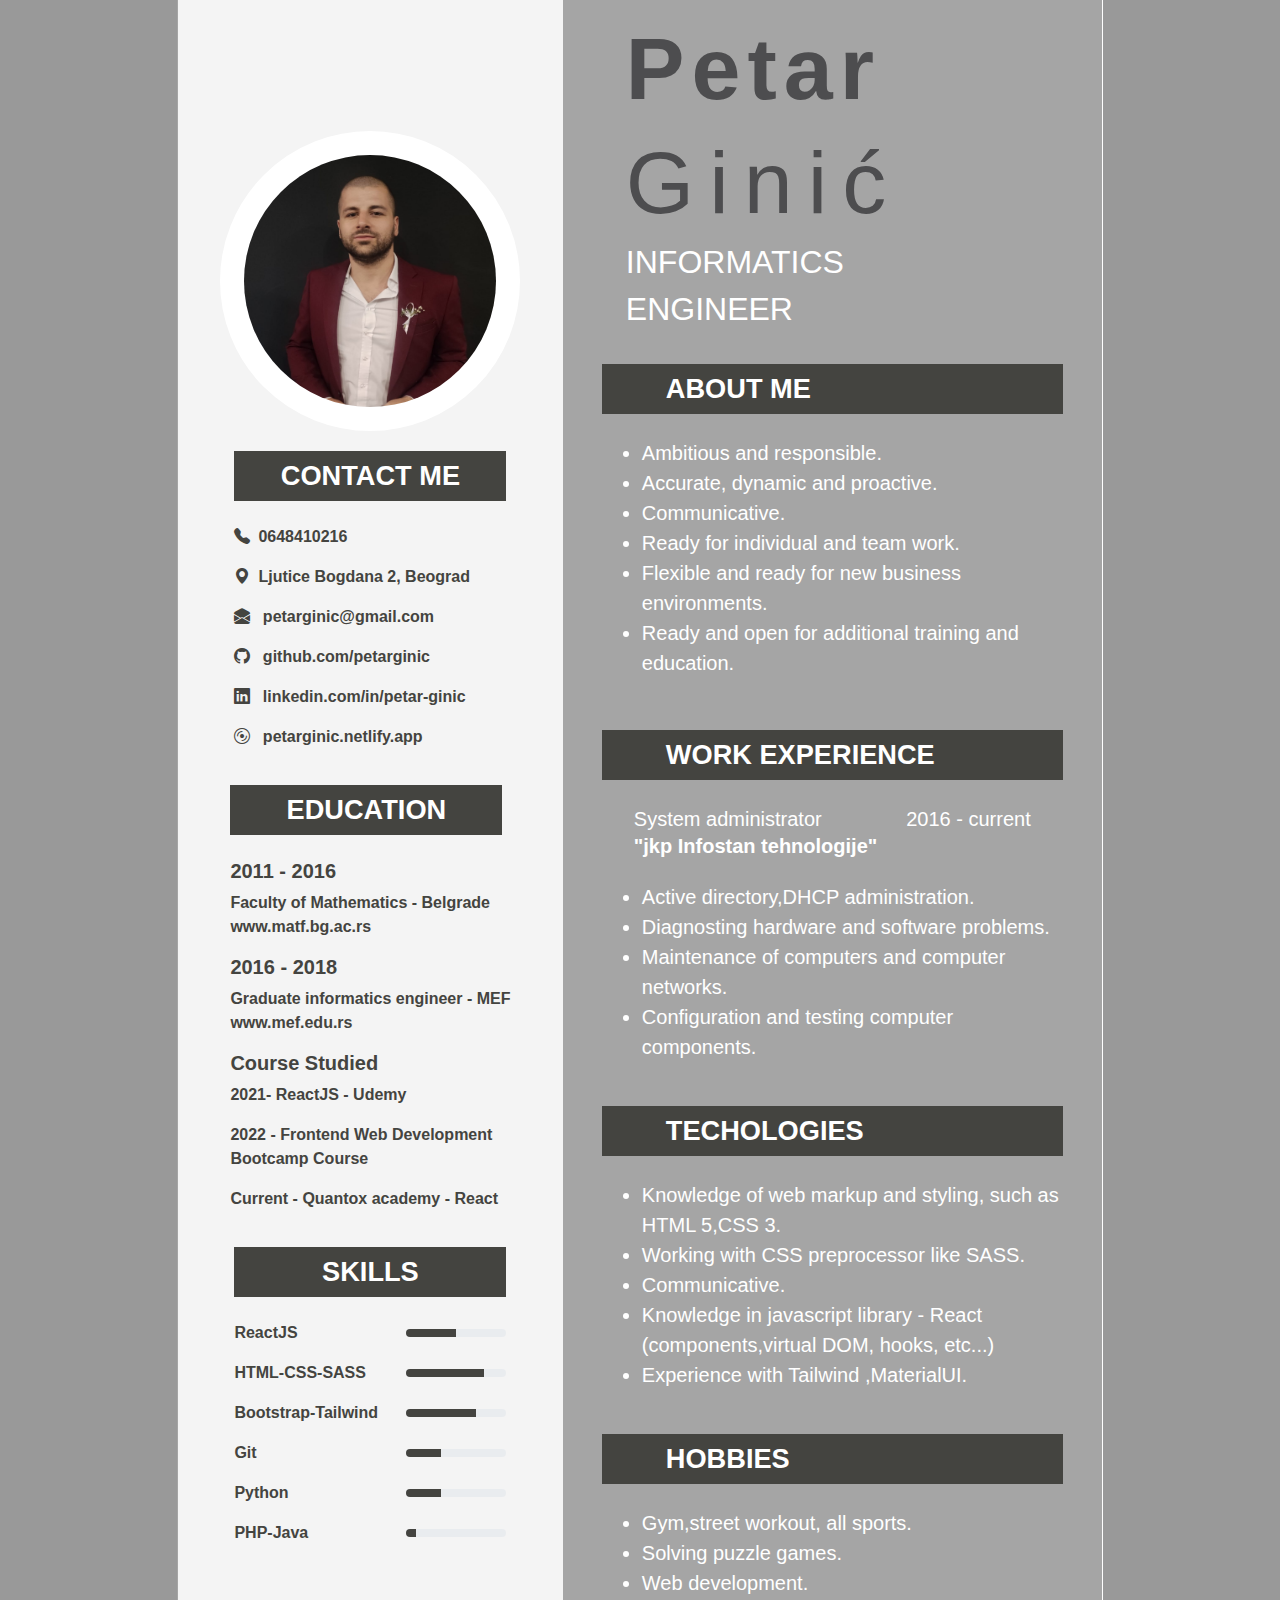
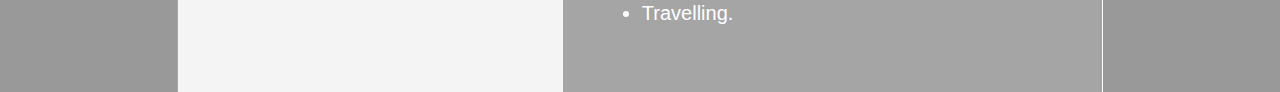
<file: 1 zadatak/index.html>
<!DOCTYPE html>
<html lang="en">
<head>
    <meta charset="UTF-8">
    <meta http-equiv="X-UA-Compatible" content="IE=edge">
    <meta name="viewport" content="width=device-width, initial-scale=1.0">
    <link rel="stylesheet" href="https://cdn.jsdelivr.net/npm/bootstrap@4.3.1/dist/css/bootstrap.min.css" integrity="sha384-ggOyR0iXCbMQv3Xipma34MD+dH/1fQ784/j6cY/iJTQUOhcWr7x9JvoRxT2MZw1T" crossorigin="anonymous">
    <link rel="stylesheet" href="https://cdn.jsdelivr.net/npm/bootstrap-icons@1.3.0/font/bootstrap-icons.css">
    <link rel="stylesheet" href="mystyle.css">
    <title>CV</title>
</head>
<body class="main">

    <div class="d-flex justify-content-center align-items-center ">
        <div class="custom-cv">
            <div class="row">          
                <div class="col-lg-5 col-md-12 col-sm-12 first-section"> 

                    <div class="">
                        <div class="pt-5 d-flex justify-content-center align-items-center">                         
                            <img class="image-section" src="./petar.jpg" alt="Petar Ginic" >                        
                        </div>

                        <div class="d-flex justify-content-center align-items-center">
                            <div class="custom">
                                    <div class="banner1">
                                        contact me
                                    </div>
                                <div class="pt-4 links">
                                    <p ><i class="bi bi-telephone-fill mr-2"></i>0648410216 </p>
                                    <p ><i class="bi bi-geo-alt-fill mr-2"></i>Ljutice Bogdana 2, Beograd </p>
                                    <p ><i class="bi bi-envelope-open-fill mr-2"></i> <a href="mailto:petarginic@gmail.com" >petarginic@gmail.com</a></p>
                                    <p ><i class="bi bi-github mr-2"></i> <a href="https://github.com/petarginic" target="_blank" style="color: #444440;"  >github.com/petarginic</a></p>
                                    <p ><i class="bi bi-linkedin mr-2"></i> <a href="https://www.linkedin.com/in/petar-ginic/" style="color: #444440;"  target="_blank">linkedin.com/in/petar-ginic</a></p>
                                    <p ><i class="bi bi-disc mr-2"></i> <a href="https://petarginic.netlify.app/" style="color: #444440;" target="_blank" >petarginic.netlify.app</a></p>
                                </div>                              
                            </div>
                        </div>

                        <div class="d-flex justify-content-center align-items-center">
                            <div class="custom">
                                    <div class="banner1">
                                        education
                                    </div>
                                <div class="pt-4">
                                    <h5 class="font-weight-bold">2011 - 2016</h5>
                                    <h7 class="font-weight-bold">Faculty of Mathematics - Belgrade</h7>
                                    <p > <a href="www.matf.bg.ac.rs" >www.matf.bg.ac.rs</a></p>

                                    <h5 class="font-weight-bold">2016 - 2018</h5>
                                    <h7 class="font-weight-bold">Graduate informatics engineer - MEF</h7>
                                    <p > <a href="www.mef.edu.rs" >www.mef.edu.rs</a></p>

                                    <h5 class="font-weight-bold">Course Studied</h5>
                                    <p>2021- ReactJS - Udemy</p>
                                    <p>2022 - Frontend Web Development <br> Bootcamp Course</p>
                                    <p>Current - Quantox academy - React</p>                                  
                                </div>                              
                            </div>
                        </div>

                        <div class="d-flex flex-row justify-content-center align-items-center ">
                            
                            <div class="custom">
                                <div class="banner1">
                                    skills
                                </div>

                                <div class="pt-4">
                                    <div class="d-flex justify-content-between align-items-center">
                                        <p>ReactJS</p> 

                                        <div class="mb-3 progress custom-progress" style="height: 8px">
                                            <div class="progress-bar" role="progressbar" style="width: 50%;  background-color: #444440;" aria-valuenow="25" aria-valuemin="0" aria-valuemax="100"></div>
                                        </div>
                                    </div>

                                    <div class="d-flex justify-content-between align-items-center">
                                        <p>HTML-CSS-SASS</p> 
                                        <div class=" mb-3 progress custom-progress" style="height: 8px">
                                            <div class="progress-bar" role="progressbar" style="width: 78%;  background-color: #444440;" aria-valuenow="25" aria-valuemin="0" aria-valuemax="100"></div>
                                        </div>
                                    </div>

                                    <div class="d-flex justify-content-between align-items-center">
                                        <p>Bootstrap-Tailwind</p> 
                                        <div class="mb-3 progress custom-progress" style="height: 8px">
                                            <div class="progress-bar" role="progressbar" style="width: 70%;  background-color: #444440;" aria-valuenow="25" aria-valuemin="0" aria-valuemax="100"></div>
                                        </div>
                                    </div>

                                    <div class="d-flex justify-content-between align-items-center">
                                        <p>Git</p> 
                                        <div class="mb-3 progress custom-progress" style="height: 8px">
                                            <div class="progress-bar" role="progressbar" style="width: 35%;  background-color: #444440;" aria-valuenow="25" aria-valuemin="0" aria-valuemax="100"></div>
                                        </div>
                                    </div>

                                    <div class="d-flex justify-content-between align-items-center">
                                        <p>Python</p> 
                                        <div class="mb-3 progress custom-progress" style="height: 8px">
                                            <div class="progress-bar" role="progressbar" style="width: 35%;  background-color: #444440;" aria-valuenow="25" aria-valuemin="0" aria-valuemax="100"></div>
                                        </div>
                                    </div>

                                    <div class="d-flex justify-content-between align-items-center">
                                        <p>PHP-Java</p>
                                        <div class="mb-3 progress custom-progress" style="height: 8px">
                                            <div class="progress-bar" role="progressbar" style="width: 10%;  background-color: #444440;" aria-valuenow="25" aria-valuemin="0" aria-valuemax="100"></div>
                                        </div>
                                    </div>
                                </div>
                            </div>

                        </div>
                    </div>
                </div>

                <div class="col-lg-7 col-md-12 col-sm-12  second-section d-flex flex-column w-100"> 

                    <div class="d-flex flex-column align-items-starts justify-content-start custom-title">
                        <h1 class="font-weight-bold" style="font-size: 5.5rem; color:#4d4d4f; letter-spacing: 7px">Petar</h1>                   
                        <h1 style="font-size: 5.5rem; color:#4d4d4f; font-weight: 400; letter-spacing: 15px;">Ginić</h1>
                        <h6 style="font-size: 2rem; color:white; font-weight: 400;">INFORMATICS</h6> 
                        <h6 style="font-size: 2rem; color:white; font-weight: 400;">ENGINEER</h6> 
                    </div>     

                    <div class="d-flex justify-content-start  pl-4 w-100">
                        <div class="custom2">
                                <div class="banner2">
                                    About me
                                </div>
                            <div class="pt-4">
                                <ul style="color:white; font-size: 20px;">
                                    <li>Ambitious and responsible.</li>
                                    <li>Accurate, dynamic and proactive.</li>
                                    <li>Communicative.</li>
                                    <li>Ready for individual and team work.</li>
                                    <li>Flexible and ready for new business environments.</li>
                                    <li>Ready and open for additional training and education.</li>
                                </ul>                                  
                            </div>                              
                        </div>
                    </div>

                    <div class="d-flex justify-content-start  pl-4 mt-2">
                        <div class="custom2">
                                <div class="banner2">
                                    WORK EXPERIENCE
                                </div>
                            <div class="pt-4">                                   
                                <div>
                                    <div class="d-flex align-items-center justify-content-between " style="color:white; font-size: 20px;">
                                        <h7 style="padding-left:2rem">System administrator</h7>
                                        <h7 style="padding-right:2rem">2016 - current</h7>                                       
                                    </div>
                                    <h6 style="color:white; font-size: 20px; font-weight: 600; padding-left: 2rem; ">"jkp Infostan tehnologije" </h6>
                                </div>
                                <ul style="color:white; font-size: 20px; padding-top: 1rem; ">
                                    <li>Active directory,DHCP administration.</li>
                                    <li>Diagnosting hardware and software problems.</li>
                                    <li>Maintenance of computers and computer networks.</li>
                                    <li>Configuration and testing computer components.</li>                                   
                                </ul>
                                
                            </div>                              
                        </div>
                    </div>

                    <div class="d-flex justify-content-start  pl-4 ">
                        <div class="custom2">
                                <div class="banner2">
                                    TECHOLOGIES
                                </div>
                            <div class="pt-4">
                                <ul style="color:white; font-size: 20px;">
                                    <li>Knowledge of web markup and styling, such as HTML 5,CSS 3.</li>                                                      
                                    <li>Working with CSS preprocessor like SASS.</li>
                                    <li>Communicative.</li>
                                    <li>Knowledge in javascript library - React (components,virtual DOM, hooks, etc...)</li>
                                    <li>Experience with Tailwind ,MaterialUI.</li>                                    
                                </ul>                                  
                            </div>                              
                        </div>
                    </div>

                    <div class="d-flex justify-content-start  pl-4 ">
                        <div class="custom2">
                                <div class="banner2">
                                    HOBBIES
                                </div>
                            <div class="pt-4">
                                <ul style="color:white; font-size: 20px;">
                                    <li>Gym,street workout, all sports.</li>
                                    <li>Solving puzzle games.</li>
                                    <li>Web development.</li>
                                    <li>Travelling.</li>
                                </ul>                                
                            </div>                              
                        </div>
                    </div>                       
                </div>
            </div>
        </div>
    </div>
</body>

<script src="https://code.jquery.com/jquery-3.3.1.slim.min.js" integrity="sha384-q8i/X+965DzO0rT7abK41JStQIAqVgRVzpbzo5smXKp4YfRvH+8abtTE1Pi6jizo" crossorigin="anonymous"></script>
<script src="https://cdn.jsdelivr.net/npm/popper.js@1.14.7/dist/umd/popper.min.js" integrity="sha384-UO2eT0CpHqdSJQ6hJty5KVphtPhzWj9WO1clHTMGa3JDZwrnQq4sF86dIHNDz0W1" crossorigin="anonymous"></script>
<script src="https://cdn.jsdelivr.net/npm/bootstrap@4.3.1/dist/js/bootstrap.min.js" integrity="sha384-JjSmVgyd0p3pXB1rRibZUAYoIIy6OrQ6VrjIEaFf/nJGzIxFDsf4x0xIM+B07jRM" crossorigin="anonymous"></script>
</html>
</file>
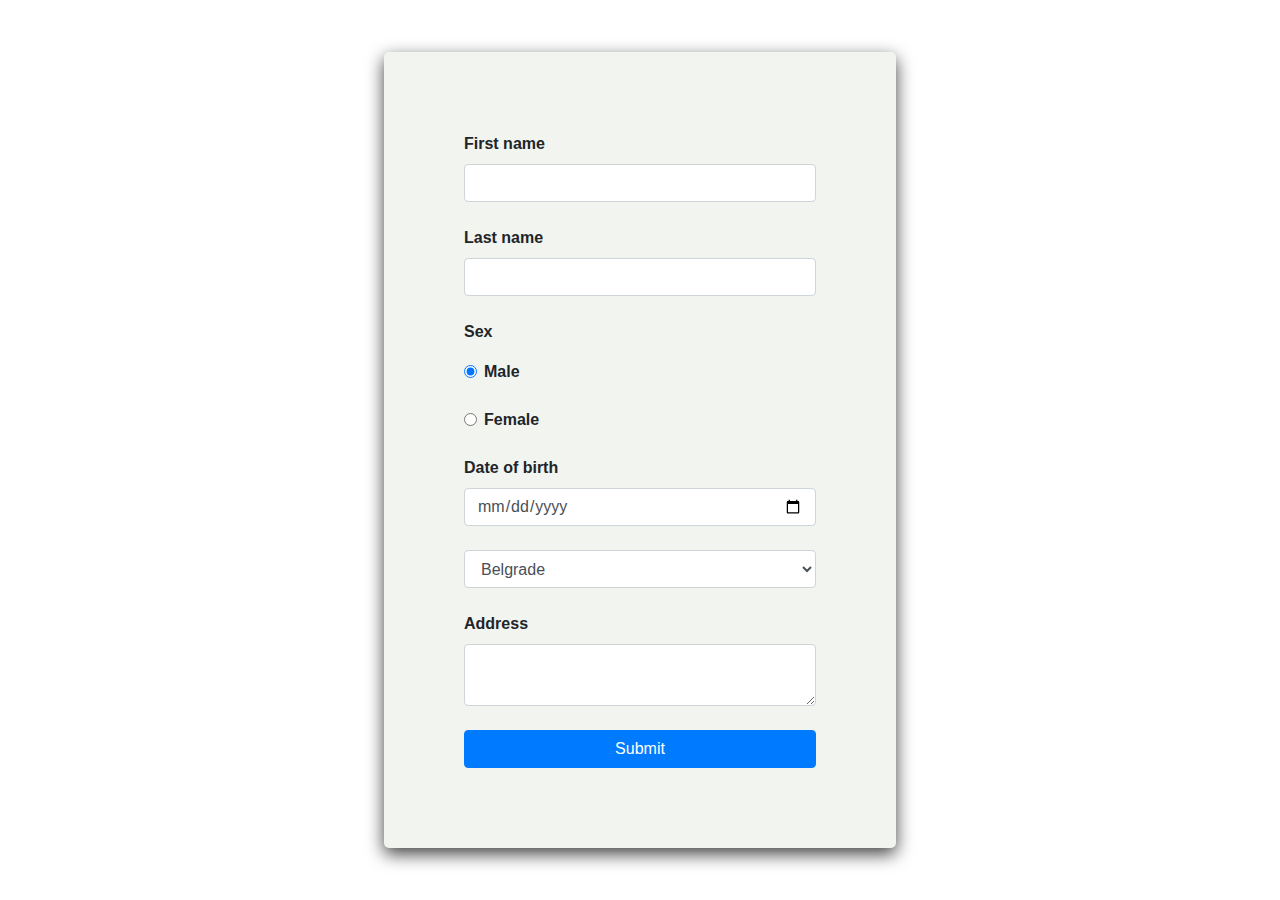
<file: 2 zadatak/index.html>
<!DOCTYPE html>
<html lang="en">
<head>
    <meta charset="UTF-8">
    <meta http-equiv="X-UA-Compatible" content="IE=edge">
    <meta name="viewport" content="width=device-width, initial-scale=1.0">
    <link rel="stylesheet" href="https://cdn.jsdelivr.net/npm/bootstrap@4.3.1/dist/css/bootstrap.min.css" integrity="sha384-ggOyR0iXCbMQv3Xipma34MD+dH/1fQ784/j6cY/iJTQUOhcWr7x9JvoRxT2MZw1T" crossorigin="anonymous">
    <link rel="stylesheet" href="https://cdn.jsdelivr.net/npm/bootstrap-icons@1.3.0/font/bootstrap-icons.css">
    <script src="https://ajax.googleapis.com/ajax/libs/jquery/3.6.0/jquery.min.js"></script>    
    <script src="https://cdn.jsdelivr.net/npm/popper.js@1.14.7/dist/umd/popper.min.js" integrity="sha384-UO2eT0CpHqdSJQ6hJty5KVphtPhzWj9WO1clHTMGa3JDZwrnQq4sF86dIHNDz0W1" crossorigin="anonymous"></script>
    <script src="https://cdn.jsdelivr.net/npm/bootstrap@4.3.1/dist/js/bootstrap.min.js" integrity="sha384-JjSmVgyd0p3pXB1rRibZUAYoIIy6OrQ6VrjIEaFf/nJGzIxFDsf4x0xIM+B07jRM" crossorigin="anonymous"></script>
    
    <script src="./script.js"> </script>

    <link rel="stylesheet" href="./mystyle.css">
    <title>JS validacija forme</title>
</head>
    <body class="main">
        <div class="wrapper" id="result">        
            <form id="registration" class="registration_form " method="POST">        
                <div class="form-outline mb-4">
                    <label class="form-label" for="firstName">First name</label>
                    <input type="text" name="firstname" id="firstname" class="form-control" required />        
                </div>
            
                <div class="form-outline mb-4">
                    <label class="form-label" for="lastname">Last name</label>
                    <input type="text" name="lastname" id="lastname" class="form-control" required />         
                </div>
                
                
                    <label class="form-label" for="lastname">Sex</label>
                    <div class="form-check mb-4 mt-2">
                        <input class="form-check-input" value="male" type="radio" name="sex" checked>
                        <label class="form-check-label" for="male">
                            Male
                        </label>
                    </div>
                    <div class="form-check mb-4">
                        <input class="form-check-input" value="female" type="radio" name="sex">
                        <label class="form-check-label" for="female">
                            Female
                        </label>
                    </div>
                
                <div class="form-outline mb-4">
                    <label class="form-label" for="birth">Date of birth</label>
                    <input type="date" id="birth" class="form-control" required />         
                </div>

                <select class="form-select form-control mb-4" id="city" >                  
                    <option  selected value="Belgrade">Belgrade</option>
                    <option value="Novi sad">Novi sad</option>
                    <option value="Nis">Nis</option>
                    <option value="Kragujevac">Kragujevac</option>
                </select>

                <div class="form-group">
                    <label for="address">Address</label>
                    <textarea class="form-control" id="address" rows="2" required></textarea>
                </div>
                
                <input type="submit" class="btn btn-primary btn-block mt-4" />
            </form>

            <div id="postRegistration" class="d-none">
                <div class="success-menu">
                    <h4 id="success-header">Successfully registered</h4>
                    <div class="pt-4">
                        <p>First Name: <strong><span id="firstNameLabel"></span></strong></p>
                        <p>Last Name:<strong> <span id="lastNameLabel"></span></strong></p>
                        <p>Sex: <strong><span id="sexLabel"></span></strong></p>
                        <p>Birth: <strong><span id="birthLabel"></span></strong></p>
                        <p>Address:<strong> <span id="addressLabel"></span></strong></p>
                        <p>City: <strong><span id="cityLabel"></span></strong></p>
                    </div>
                </div>
            </div>
        </div>
    </body>
</html>
</file>
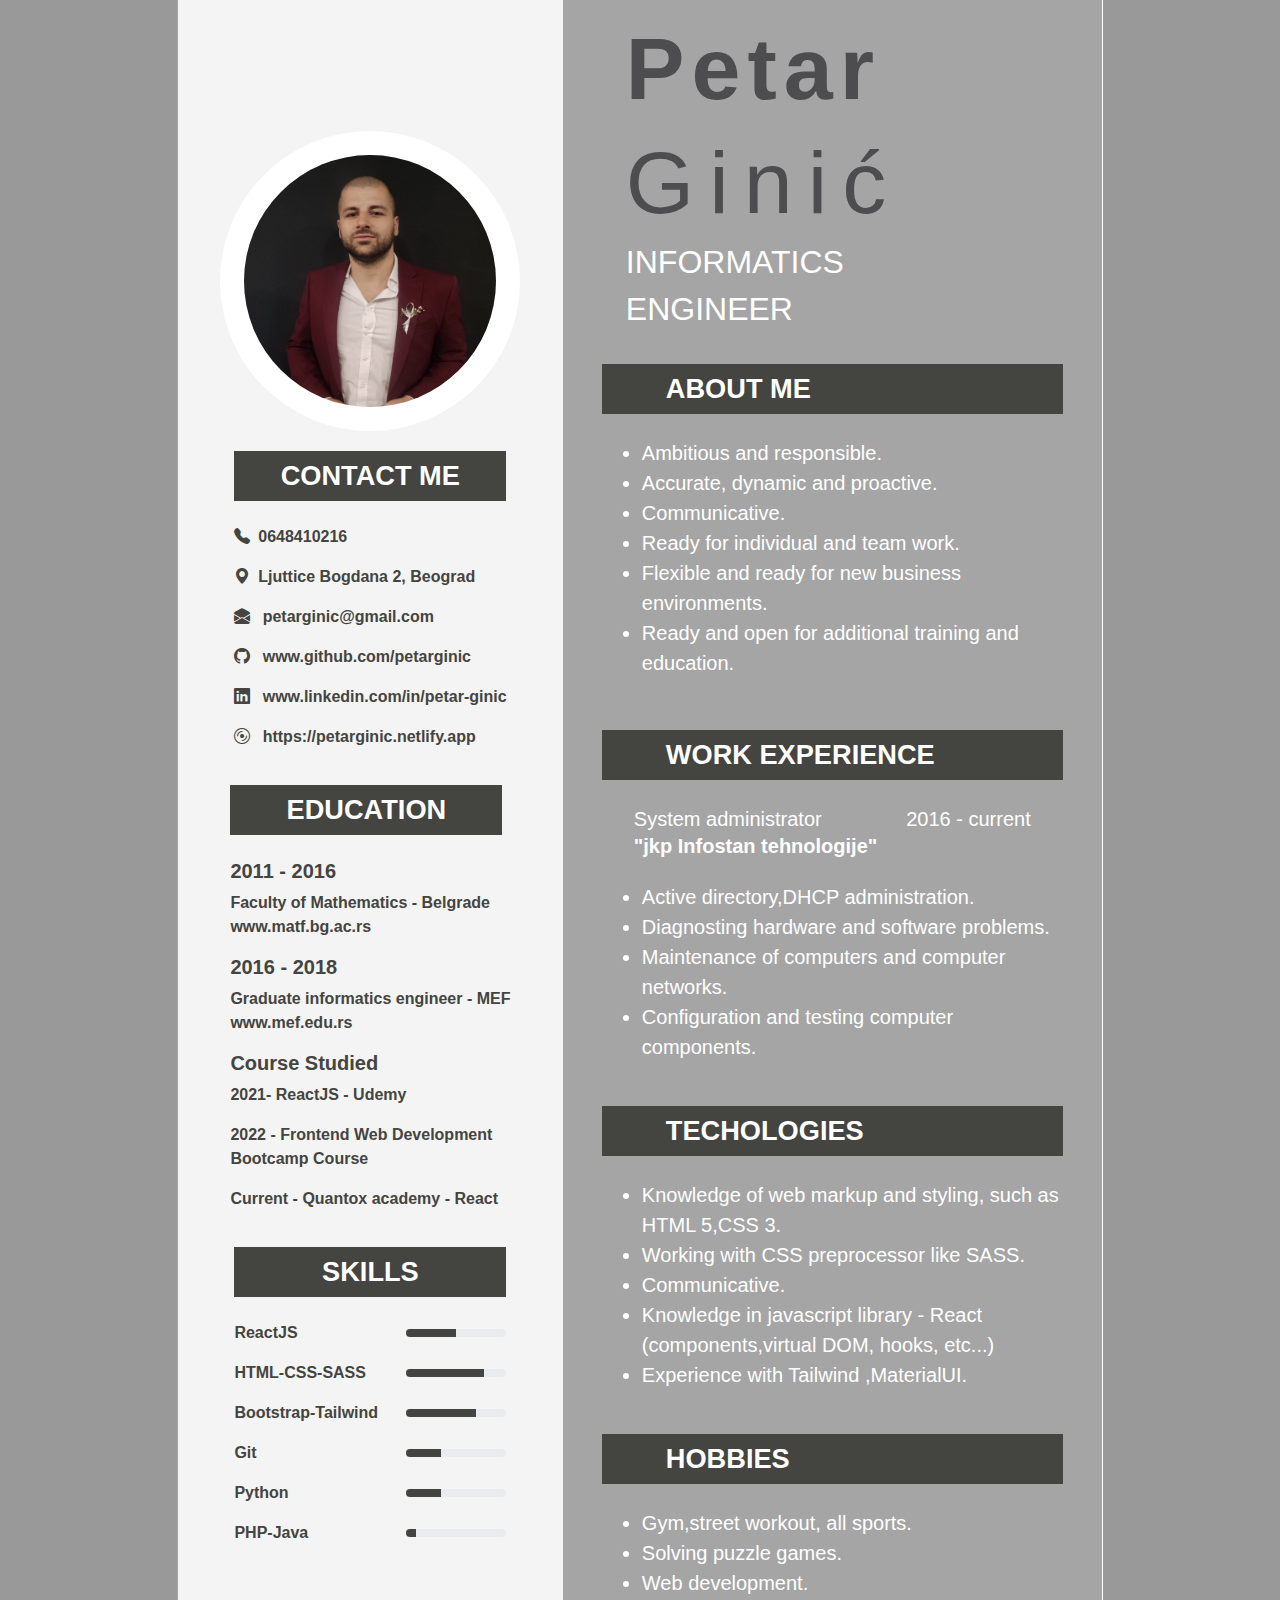
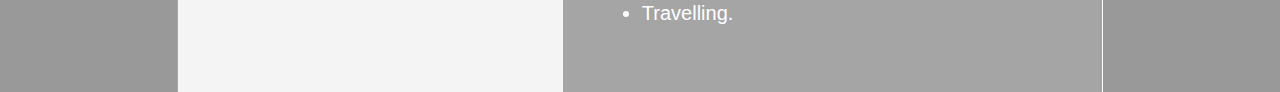
<file: 1 zadatak/cv.html>
<!DOCTYPE html>
<html lang="en">
<head>
    <meta charset="UTF-8">
    <meta http-equiv="X-UA-Compatible" content="IE=edge">
    <meta name="viewport" content="width=device-width, initial-scale=1.0">
    <link rel="stylesheet" href="https://cdn.jsdelivr.net/npm/bootstrap@4.3.1/dist/css/bootstrap.min.css" integrity="sha384-ggOyR0iXCbMQv3Xipma34MD+dH/1fQ784/j6cY/iJTQUOhcWr7x9JvoRxT2MZw1T" crossorigin="anonymous">
    <link rel="stylesheet" href="https://cdn.jsdelivr.net/npm/bootstrap-icons@1.3.0/font/bootstrap-icons.css">
    <link rel="stylesheet" href="mystyle.css">
    <title>CV</title>
</head>
<body class="main">

    <div class="d-flex justify-content-center align-items-center ">
        <div class="custom-cv">
            <div class="row">          
                <div class="col-lg-5 col-md-12 col-sm-12 first-section"> 

                    <div class="">
                        <div class="pt-5 d-flex justify-content-center align-items-center">                         
                            <img class="image-section" src="./petar.jpg" alt="Petar Ginic" >                        
                        </div>

                        <div class="d-flex justify-content-center align-items-center">
                            <div class="custom">
                                    <div class="banner1">
                                        contact me
                                    </div>
                                <div class="pt-4">
                                    <p ><i class="bi bi-telephone-fill mr-2"></i>0648410216 </p>
                                    <p ><i class="bi bi-geo-alt-fill mr-2"></i></i>Ljuttice Bogdana 2, Beograd </p>
                                    <p ><i class="bi bi-envelope-open-fill mr-2"></i> petarginic@gmail.com </p>
                                    <p ><i class="bi bi-github mr-2"></i> <a href="www.github.com/petarginic" > www.github.com/petarginic</a></p>
                                    <p ><i class="bi bi-linkedin mr-2"></i> <a href="www.linkedin.com/in/petar-ginic" > www.linkedin.com/in/petar-ginic</a></p>
                                    <p ><i class="bi bi-disc mr-2"></i> <a href="www.linkedin.com/in/petar-ginic" >https://petarginic.netlify.app</a></p>
                                </div>                              
                            </div>
                        </div>

                        <div class="d-flex justify-content-center align-items-center">
                            <div class="custom">
                                    <div class="banner1">
                                        education
                                    </div>
                                <div class="pt-4">
                                    <h5 class="font-weight-bold">2011 - 2016</h5>
                                    <h7 class="font-weight-bold">Faculty of Mathematics - Belgrade</h7>
                                    <p > <a href="www.matf.bg.ac.rs" >www.matf.bg.ac.rs</a></p>

                                    <h5 class="font-weight-bold">2016 - 2018</h5>
                                    <h7 class="font-weight-bold">Graduate informatics engineer - MEF</h7>
                                    <p > <a href="www.mef.edu.rs" >www.mef.edu.rs</a></p>

                                    <h5 class="font-weight-bold">Course Studied</h5>
                                    <p>2021- ReactJS - Udemy</p>
                                    <p>2022 - Frontend Web Development <br> Bootcamp Course</p>
                                    <p>Current - Quantox academy - React</p>                                  
                                </div>                              
                            </div>
                        </div>

                        <div class="d-flex flex-row justify-content-center align-items-center ">
                            
                            <div class="custom">
                                <div class="banner1">
                                    skills
                                </div>

                                <div class="pt-4">
                                    <div class="d-flex justify-content-between align-items-center">
                                        <p>ReactJS</p> 

                                        <div class="mb-3 progress custom-progress" style="height: 8px">
                                            <div class="progress-bar" role="progressbar" style="width: 50%;  background-color: #444440;" aria-valuenow="25" aria-valuemin="0" aria-valuemax="100"></div>
                                        </div>
                                    </div>

                                    <div class="d-flex justify-content-between align-items-center">
                                        <p>HTML-CSS-SASS</p> 
                                        <div class=" mb-3 progress custom-progress" style="height: 8px">
                                            <div class="progress-bar" role="progressbar" style="width: 78%;  background-color: #444440;" aria-valuenow="25" aria-valuemin="0" aria-valuemax="100"></div>
                                        </div>
                                    </div>

                                    <div class="d-flex justify-content-between align-items-center">
                                        <p>Bootstrap-Tailwind</p> 
                                        <div class="mb-3 progress custom-progress" style="height: 8px">
                                            <div class="progress-bar" role="progressbar" style="width: 70%;  background-color: #444440;" aria-valuenow="25" aria-valuemin="0" aria-valuemax="100"></div>
                                        </div>
                                    </div>

                                    <div class="d-flex justify-content-between align-items-center">
                                        <p>Git</p> 
                                        <div class="mb-3 progress custom-progress" style="height: 8px">
                                            <div class="progress-bar" role="progressbar" style="width: 35%;  background-color: #444440;" aria-valuenow="25" aria-valuemin="0" aria-valuemax="100"></div>
                                        </div>
                                    </div>

                                    <div class="d-flex justify-content-between align-items-center">
                                        <p>Python</p> 
                                        <div class="mb-3 progress custom-progress" style="height: 8px">
                                            <div class="progress-bar" role="progressbar" style="width: 35%;  background-color: #444440;" aria-valuenow="25" aria-valuemin="0" aria-valuemax="100"></div>
                                        </div>
                                    </div>

                                    <div class="d-flex justify-content-between align-items-center">
                                        <p>PHP-Java</p>
                                        <div class="mb-3 progress custom-progress" style="height: 8px">
                                            <div class="progress-bar" role="progressbar" style="width: 10%;  background-color: #444440;" aria-valuenow="25" aria-valuemin="0" aria-valuemax="100"></div>
                                        </div>
                                    </div>
                                </div>
                            </div>

                        </div>
                    </div>
                </div>

                <div class="col-lg-7 col-md-12 col-sm-12  second-section d-flex flex-column w-100"> 

                    <div class="d-flex flex-column align-items-starts justify-content-start custom-title">
                        <h1 class="font-weight-bold" style="font-size: 5.5rem; color:#4d4d4f; letter-spacing: 7px">Petar</h1>                   
                        <h1 style="font-size: 5.5rem; color:#4d4d4f; font-weight: 400; letter-spacing: 15px;">Ginić</h1>
                        <h6 style="font-size: 2rem; color:white; font-weight: 400;">INFORMATICS</h6> 
                        <h6 style="font-size: 2rem; color:white; font-weight: 400;">ENGINEER</h6> 
                    </div>     

                    <div class="d-flex justify-content-start  pl-4 w-100">
                        <div class="custom2">
                                <div class="banner2">
                                    About me
                                </div>
                            <div class="pt-4">
                                <ul style="color:white; font-size: 20px;">
                                    <li>Ambitious and responsible.</li>
                                    <li>Accurate, dynamic and proactive.</li>
                                    <li>Communicative.</li>
                                    <li>Ready for individual and team work.</li>
                                    <li>Flexible and ready for new business environments.</li>
                                    <li>Ready and open for additional training and education.</li>
                                </ul>                                  
                            </div>                              
                        </div>
                    </div>

                    <div class="d-flex justify-content-start  pl-4 mt-2">
                        <div class="custom2">
                                <div class="banner2">
                                    WORK EXPERIENCE
                                </div>
                            <div class="pt-4">                                   
                                <div>
                                    <div class="d-flex align-items-center justify-content-between " style="color:white; font-size: 20px;">
                                        <h7 style="padding-left:2rem">System administrator</h7>
                                        <h7 style="padding-right:2rem">2016 - current</h7>                                       
                                    </div>
                                    <h6 style="color:white; font-size: 20px; font-weight: 600; padding-left: 2rem; ">"jkp Infostan tehnologije" </h6>
                                </div>
                                <ul style="color:white; font-size: 20px; padding-top: 1rem; ">
                                    <li>Active directory,DHCP administration.</li>
                                    <li>Diagnosting hardware and software problems.</li>
                                    <li>Maintenance of computers and computer networks.</li>
                                    <li>Configuration and testing computer components.</li>                                   
                                </ul>
                                
                            </div>                              
                        </div>
                    </div>

                    <div class="d-flex justify-content-start  pl-4 ">
                        <div class="custom2">
                                <div class="banner2">
                                    TECHOLOGIES
                                </div>
                            <div class="pt-4">
                                <ul style="color:white; font-size: 20px;">
                                    <li>Knowledge of web markup and styling, such as HTML 5,CSS 3.</li>                                                      
                                    <li>Working with CSS preprocessor like SASS.</li>
                                    <li>Communicative.</li>
                                    <li>Knowledge in javascript library - React (components,virtual DOM, hooks, etc...)</li>
                                    <li>Experience with Tailwind ,MaterialUI.</li>                                    
                                </ul>                                  
                            </div>                              
                        </div>
                    </div>

                    <div class="d-flex justify-content-start  pl-4 ">
                        <div class="custom2">
                                <div class="banner2">
                                    HOBBIES
                                </div>
                            <div class="pt-4">
                                <ul style="color:white; font-size: 20px;">
                                    <li>Gym,street workout, all sports.</li>
                                    <li>Solving puzzle games.</li>
                                    <li>Web development.</li>
                                    <li>Travelling.</li>
                                </ul>                                
                            </div>                              
                        </div>
                    </div>                       
                </div>
            </div>
        </div>
    </div>
</body>

<script src="https://code.jquery.com/jquery-3.3.1.slim.min.js" integrity="sha384-q8i/X+965DzO0rT7abK41JStQIAqVgRVzpbzo5smXKp4YfRvH+8abtTE1Pi6jizo" crossorigin="anonymous"></script>
<script src="https://cdn.jsdelivr.net/npm/popper.js@1.14.7/dist/umd/popper.min.js" integrity="sha384-UO2eT0CpHqdSJQ6hJty5KVphtPhzWj9WO1clHTMGa3JDZwrnQq4sF86dIHNDz0W1" crossorigin="anonymous"></script>
<script src="https://cdn.jsdelivr.net/npm/bootstrap@4.3.1/dist/js/bootstrap.min.js" integrity="sha384-JjSmVgyd0p3pXB1rRibZUAYoIIy6OrQ6VrjIEaFf/nJGzIxFDsf4x0xIM+B07jRM" crossorigin="anonymous"></script>
</html>
</file>
<file: 1 zadatak/mystyle.css>
.main {
    background-color: #999999 ;
    margin: 0;
    padding: 0;
}

.custom-cv {
    width: 70vw;  
    min-height: 100vh;   
}


.first-section {  
    background-color: #f4f4f4;
    border-left: 1px solid #a5a5a5;
    display: flex;
    justify-content: center;
    align-items: center;
    padding-bottom: 3rem;   
}

.second-section {    
    background-color: #a5a5a5;
    border-right: 1px solid white;
    padding-bottom: 3rem;   
}

.image-section {
    height: 300px;
    width: 300px;
    border-radius: 50%;
    border: 24px solid white;
    display: flex;
    justify-content: center;
    align-items: center;
}

.banner1 {
    display: flex;
    justify-content: center;
    align-items: center;
    height: 50px;
    width: 17rem;
    background-color: #444440;
    color:white;
    text-transform: uppercase;
    text-align: center;
    font-size: 1.7rem;
    font-weight: bold;
    margin-top: 20px;
}

.custom {
    font-weight: 600;
    color:#444440;  
    text-decoration: none;   
}

h4.custom {
    font-weight: bold;
}

a:link {
    text-decoration: none;
    color:#444440;
}

.custom-progress {

    height: 4px;
    width: 100px;  
}


.custom-title {

    padding-left: 3rem;
    padding-top: 1rem;
}

.banner2 {
    display: flex;
    justify-content: start;
    align-items: center;
    height: 50px;
    width: 100%;
    background-color: #444440;
    color:white;
    text-transform: uppercase;
    text-align: center;
    font-size: 1.7rem;
    font-weight: bold;
    margin-top: 28px;
    padding-left: 4rem;

}

.custom2 {
    width: 95%; 
}



 @media only screen and (max-width: 600px) {
  .banner2 {
    font-size: 1.5rem;
    display: flex;
    justify-content: center;
    align-items: center;
    padding-left:0;
  }
}

@media only screen and (max-width: 600px) {
  .banner1 {
    font-size: 1.5rem;
    text-align: center;
  }
}
</file>
<file: 2 zadatak/mystyle.css>
.main {
    background-color: white;    
    margin: 0;
    padding: 0;   
}

.wrapper {
    height: 100vh;
    display: flex;
    justify-content: center;
    align-items: center;
    flex-direction: column;
    width: 100%;   
}

.registration_form {
    width: 40%;    
    border-radius: 5px;
    padding: 5rem;
    background-color: #f2f4ef ;
    font-weight: bold;
    -webkit-box-shadow: 0px 6px 17px 0px rgba(0,0,0,0.75);
    -moz-box-shadow: 0px 6px 17px 0px rgba(0,0,0,0.75);
    box-shadow: 0px 6px 17px 0px rgba(0,0,0,0.75);    
}

.radio-form {
    display: flex;
    justify-content: space-between;
    align-items: center;
    padding: 1rem;
}

.success-menu {
    width: 26rem;
    height: 26rem;
    padding: 3rem;
    background-color: #f2f4ef;
    border-radius: 5px;
    -webkit-box-shadow: 0px 6px 17px 0px rgba(0,0,0,0.75);
    -moz-box-shadow: 0px 6px 17px 0px rgba(0,0,0,0.75);
    box-shadow: 0px 6px 17px 0px rgba(0,0,0,0.75);
}

#success-header {
    text-align: center;
    color: green;
}
</file>
